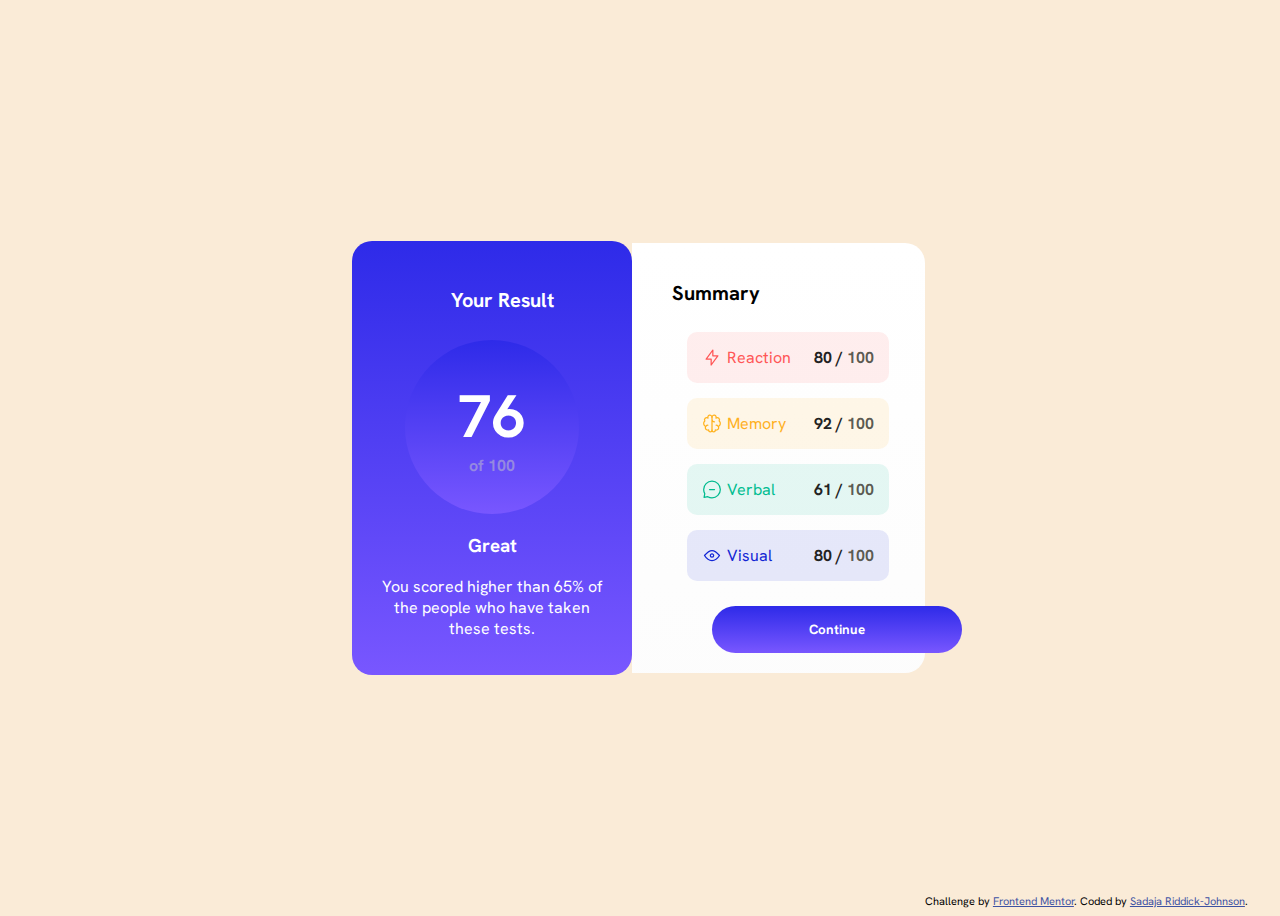
<file: index.html>
<!DOCTYPE html>
<html lang="en">
<head>
  <meta charset="UTF-8">
  <meta name="viewport" content="width=device-width, initial-scale=1.0"> <!-- displays site properly based on user's device -->
  <link rel="icon" type="image/png" sizes="32x32" href="./assets/images/favicon-32x32.png">
  <link rel="stylesheet" href="./styles.css">
  <title>Frontend Mentor | Results summary component</title>
  <!-- Feel free to remove these styles or customise in your own stylesheet 👍 -->
</head>
<body>
<!--left side starts here-->
 <div class="container">

    <div class="left">

      <h4>Your Result</h4>

      <div class="score-left">
        <span class="big-score">76</span>
        <span class="small-score">of 100</span>
      </div>

      <div class="left-text">
        <h3>Great</h3>
        <p>You scored higher than 65% of the people who have taken these tests.</p>
      </div>

    </div>

  </div>
 <!--right side starts here-->
 <div class="right">

  <h4>Summary</h4>

  <div class="scores">
    <!--score reaction-->
    <div class="score-reaction score">

      <div class="score-con">
        <img src="./assets/images/icon-reaction.svg" alt="reaction">
        <span>Reaction</span>
      </div>

      <span class="black-text">80 / <span class="grey">100</span></span>

    </div>
    <!--score memory-->
    <div class="score-memory score">

      <div class="score-con">
        <img src="./assets/images/icon-memory.svg" alt="memory">
        <span>Memory</span>
      </div>

      <span class="black-text">92 / <span class="grey">100</span></span>

    </div>
    <!--score verbal-->
    <div class="score-verbal score">

      <div class="score-con">
        <img src="./assets/images/icon-verbal.svg" alt="verbal">
        <span>Verbal</span>
      </div>

      <span class="black-text">61 / <span class="grey">100</span></span>

    </div>
    <!--score visual-->
    <div class="score-visual score">

      <div class="score-con">
        <img src="./assets/images/icon-visual.svg" alt="visual">
        <span>Visual</span>
      </div>

      <span class="black-text">80 / <span class="grey">100</span></span>

    </div>
  </div>
  <button>Continue</button>

 </div>
  
  
  <div class="attribution">
    <footer>
      Challenge by <a href="https://www.frontendmentor.io?ref=challenge" target="_blank">Frontend Mentor</a>. 
    Coded by <a href="#">Sadaja Riddick-Johnson</a>.
    </footer>
    
  </div>
</body>
</html>
</file>
<file: styles.css>
.attribution { 
    font-size: 11px; text-align: center;
    display: flex;
    align-self: flex-end;
    justify-self: center;
 }

.attribution a { 
    color: hsl(228, 45%, 44%); 
}

@font-face {
    font-family: 'hackengrotesk';
    src: url(./assets/fonts/hackengrotesk.ttf);
}
/*HEADER THINGS */
body {
    display: flex;
    justify-content: center;
    align-items: center;
    min-height: 100vh;
    font-family: "hackengrotesk";
    background-color: antiquewhite;
    
}
.container {
    display: flex;
    width: 600px;
    justify-content: right;
    box-shadow: 1px 0px 20px 2px rgb(0,0,0, 0.4%);
    border-radius: 20px;

}
.left{
    color: white;
    padding: 20px;
    width: 40%;
    border-radius: 20px;
    background: linear-gradient(hsl(241, 81%, 54%), hsl(252, 100%, 67%)) ;
    text-align: center;
}
.right {
    width: 20%;
    padding-left: 20px;
    padding-right: 20px;
    padding-top: 10px;
    padding-bottom: 20px;
    background: linear-gradient(hsl(0, 0%, 100%), hsl(5, 0%, 99%));
    border-top-right-radius: 20px;
    border-bottom-right-radius: 20px;
}
.left h4 {
    text-align: center;
}
.score-left {
    padding:50px;
    width: 74px;
    height: 74px;
    border-radius: 100%;
    /*box-shadow: inset 1px 1px 12px 0px hsla(256, 72%, 46%, 1);*/
    background:linear-gradient(hsl(241, 81%, 54%), hsl(252, 100%, 67%));
    display: flex;
    align-items: center;
    justify-content: center;
    flex-direction: column;
    margin: 0 auto;
}
.big-score {
    color: white;
    font-weight: bold;
    font-size: 60px;
}

.score-con {
    display: flex;
}
.grey {
    color: rgba(87, 87, 78, 0.992);
}
.score-con img {
    margin-right: 5px;
}
.black-text {
    color: #222;
    font-weight: bold;
}
.score-reaction {
    display: flex;
    justify-content: space-between;
    background-color: hsla(0, 100%, 67%, 0.1);
    color: hsl(0, 100%, 67%);
    margin-bottom: 15px;
    padding: 15px;
    border-radius: 10px;
}
.score-memory {
    display: flex;
    justify-content: space-between;
    background-color: hsla(39, 100%, 56%, 0.1);
    color: hsl(39, 100%, 56%);
    margin-bottom: 15px;
    padding: 15px;
    border-radius: 10px;
}
.score-verbal {
    display: flex;
    justify-content: space-between;
    background-color: hsla(166, 100%, 37%, 0.1);
    color: hsl(166, 100%, 37%);
    margin-bottom: 15px;
    padding: 15px;
    border-radius: 10px;
}
.score-visual {
    display: flex;
    justify-content: space-between;
    background-color: hsla(234, 85%, 45%, 0.1);
    color: hsl(234, 85%, 45%);
    margin-bottom: 15px;
    padding: 15px;
    border-radius: 10px;
}
button {
    margin-top: 10px;
    padding: 15px 10px;
    border: none;
    color: white;
    outline: none;
    background: linear-gradient(hsl(241, 81%, 54%), hsl(252, 100%, 67%));
    border-radius: 30px;
    cursor: pointer;
    font-family: 'hackengrotesk';
    font-weight: bold;
    width: 250px;
    margin-left: 60px;
    
}
h4 {
    font-size: 20px;
    padding-left: 20px;
}
.scores {
    width: 80%;
    padding-left: 35px;
}
.small-score {
    color: rgba(200, 200, 200, .5) ;
    font-weight: bold;
}


@media (max-width:760px) {
    .left {
        width: 100%;
        border-radius: 0px;
        border-bottom-right-radius: 20px;
    }
    .container {
        width: 100%;
        flex-direction: column;
        
    }
}
</file>
